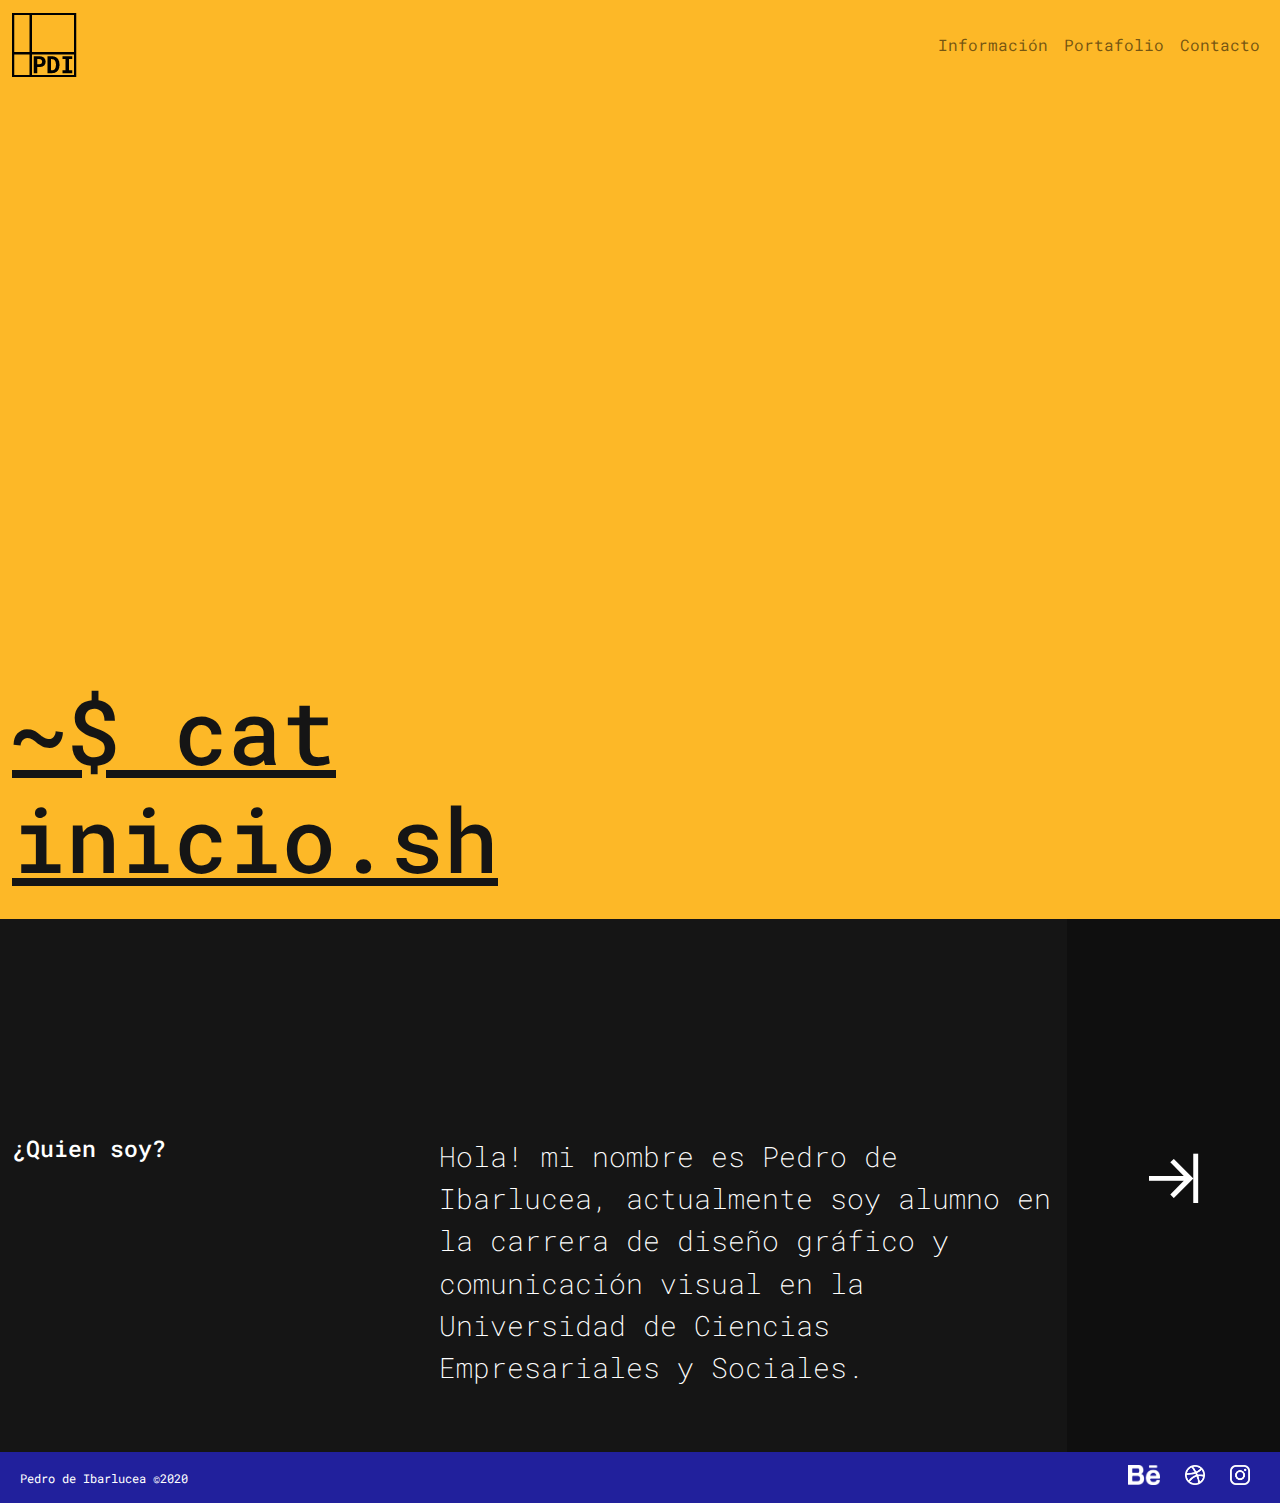
<file: index.html>
<!DOCTYPE html>

<head>
  <meta charset="UTF-8">
  <title>Pedro de Ibarlucea</title>
  <meta name="viewport" content="width=device-width, initial-scale=1.0">
  <link rel="stylesheet" href="css/bootstrap.css">
  <link rel="stylesheet" href="css/style.css">
  <script src="js/bootstrap.js"></script>
  <link rel="preconnect" href="https://fonts.gstatic.com">
  <link
    href="https://fonts.googleapis.com/css2?family=Roboto+Mono:ital,wght@0,100;0,200;0,300;0,400;0,500;0,600;0,700;1,100;1,200;1,300;1,400;1,500;1,600;1,700&display=swap"
    rel="stylesheet">
</head>

<body>

  <header>
    <nav class="navbar navbar-expand-md navbar-light fixed-top" style="background-color: #fdb827;">
      <div class="container-fluid">
        <a class="navbar-brand" href="index.html"><img src="img/lg-dk.png"></a>
        <button class="navbar-toggler" type="button" data-bs-toggle="collapse" data-bs-target="#navbarNav"
          aria-controls="navbarNav" aria-expanded="false" aria-label="Toggle navigation">
          <span class="navbar-toggler-icon"></span>
        </button>
        <div class="collapse navbar-collapse justify-content-end" id="navbarNav">
          <ul class="navbar-nav">
            <li class="nav-item">
              <a class="nav-link" href="informacion.html">Información</a>
            </li>
            <li class="nav-item">
              <a class="nav-link" href="portafolio.html">Portafolio</a>
            </li>
            <li class="nav-item">
              <a class="nav-link" href="contacto.html">Contacto</a>
            </li>
          </ul>
        </div>
      </div>
    </nav>
  </header>

  <section>
    <div class="container-fluid">
      <div class="row align-items-center justify-content-center">
        <div class="col col-lt col-fullscreen">
          <br> <br> <br> <br> <br>
          <h1 id="wrap" class="position-absolute bottom-0">~$ cat <br>inicio.sh</h1><br><br>
        </div>
      </div>
  </section>

  <section>
    <div class="container-fluid">
      <div class="row">
        <div class="col-md-10 sep col-dk"></div>
        <div class="col-md-2 sep col-dk d-none d-md-block" style="background-color: #0F0F0F;"></div>
      </div>
    </div>
  </section>

  <section>
    <div class="container-fluid col-dk">
      <div class="row">
        <div class="col-md-3">
          <br>
          <h5>¿Quien soy?</h5>
        </div>
        <div class="col-md-1"></div>
        <div class="col-md-6 mb-5">
          <br>
          <p>
            Hola! mi nombre es Pedro de Ibarlucea, actualmente soy alumno en la
            carrera de diseño gráfico y comunicación visual en la Universidad de Ciencias
            Empresariales y Sociales.<br>
          </p>
        </div>
        <div class="col-md-2 col-dk" style="background-color: #0F0F0F;"><a class="foo-link" href="informacion.html"><p class="nerd text-center">ﲒ</p></a></div>
      </div>
    </div>
  </section>

  <footer>
    <div class="container-fluid">
      <div class="row align-items-center justify-content-center p-2">
        <div class="col">
          <a href="micrositio/index.html" class="foo-link">Pedro de Ibarlucea ©2020</a>
        </div>
        <div class="col">
          <a href="https://www.instagram.com/pdi.ds" class="foo-link"><img src="img/lg-ig.png" class="foo-img"></a>
          <a href="https://dribbble.com/pdi-ds" class="foo-link"><img src="img/lg-dbr.png" class="foo-img"></a>
          <a href="https://www.behance.net/pedrodeibarlucea" class="foo-link"><img src="img/lg-bh.png"
              class="foo-img"></a>
        </div>
      </div>
    </div>
  </footer>
</body>

</html>
</file>
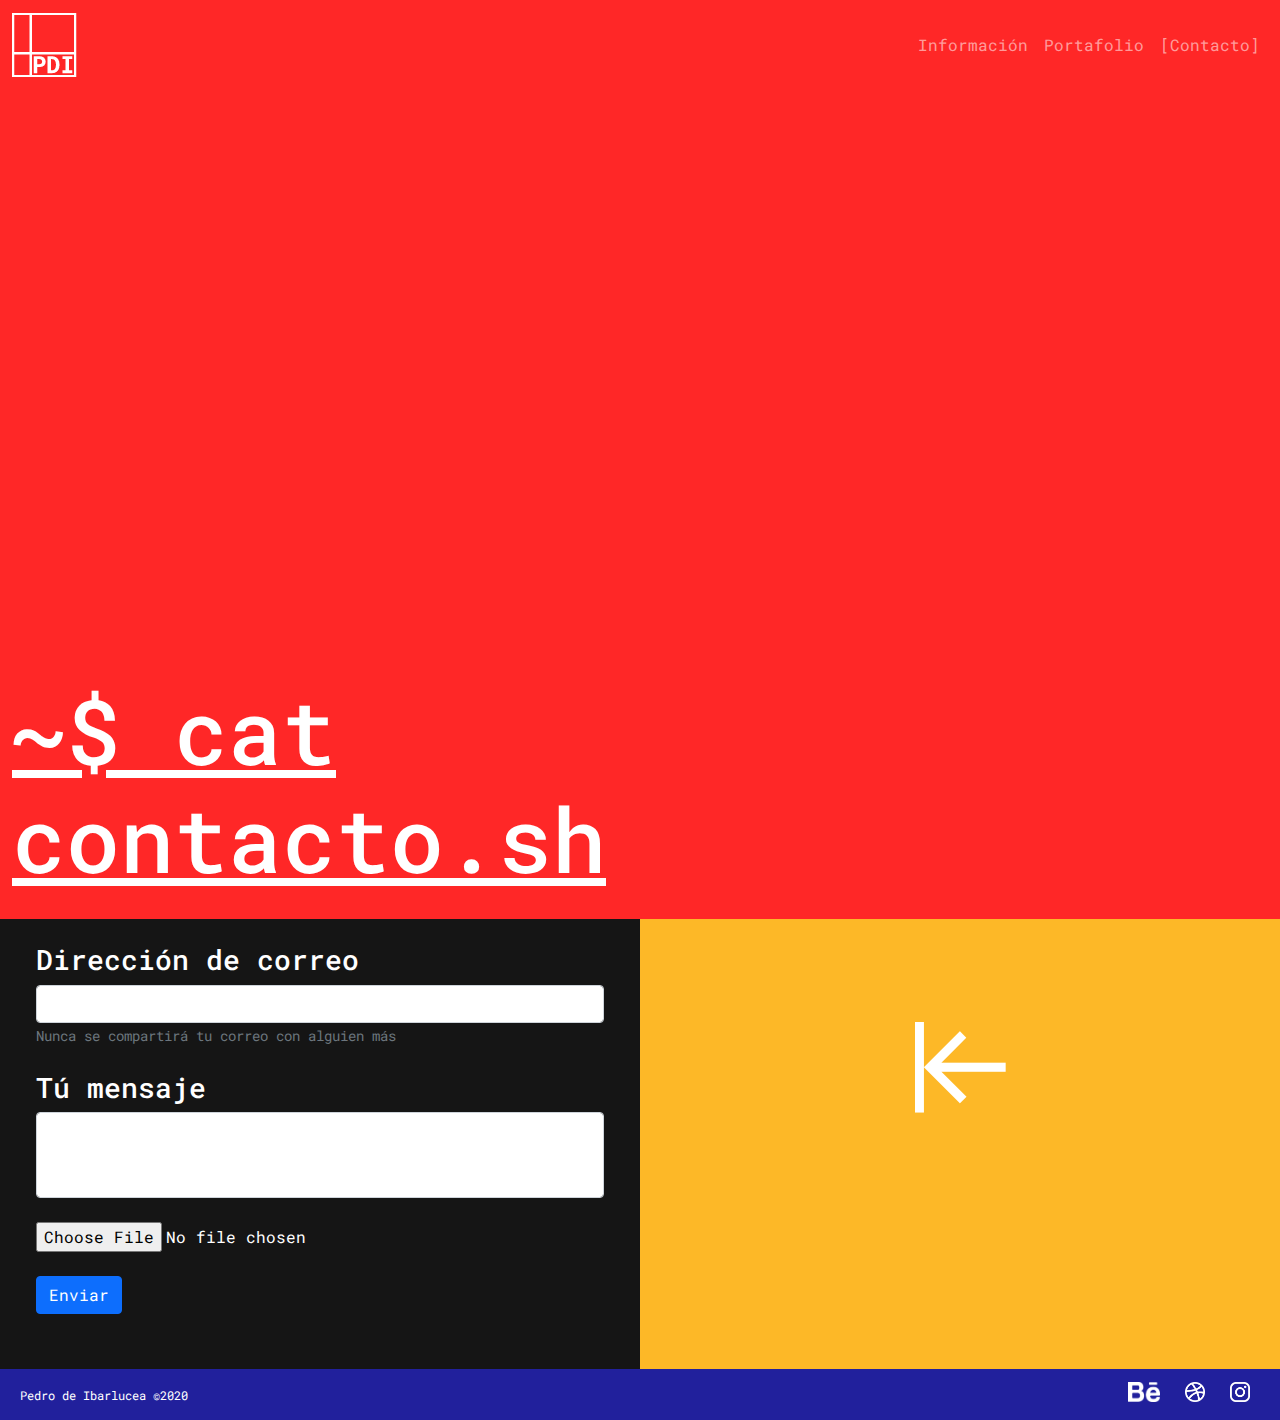
<file: contacto.html>
<!DOCTYPE html>

<head>
  <meta charset="UTF-8">
  <title>Pedro de Ibarlucea</title>
  <meta name="viewport" content="width=device-width, initial-scale=1.0">
  <link rel="stylesheet" href="css/bootstrap.css">
  <link rel="stylesheet" href="css/style.css">
  <script src="js/bootstrap.js"></script>
  <link rel="preconnect" href="https://fonts.gstatic.com">
  <link
    href="https://fonts.googleapis.com/css2?family=Roboto+Mono:ital,wght@0,100;0,200;0,300;0,400;0,500;0,600;0,700;1,100;1,200;1,300;1,400;1,500;1,600;1,700&display=swap"
    rel="stylesheet">
</head>

<body>

  <header>
    <nav class="navbar navbar-expand-md navbar-dark fixed-top" style="background-color: #FF2727">
      <div class="container-fluid">
        <a class="navbar-brand" href="index.html"><img src="img/lg-lt.png"></a>
        <button class="navbar-toggler" type="button" data-bs-toggle="collapse" data-bs-target="#navbarNav"
          aria-controls="navbarNav" aria-expanded="false" aria-label="Toggle navigation">
          <span class="navbar-toggler-icon"></span>
        </button>
        <div class="collapse navbar-collapse justify-content-end" id="navbarNav">
          <ul class="navbar-nav">
            <li class="nav-item">
              <a class="nav-link" href="informacion.html">Información</a>
            </li>
            <li class="nav-item">
              <a class="nav-link" href="portafolio.html">Portafolio</a>
            </li>
            <li class="nav-item">
              <a class="nav-link" href="contacto.html">[Contacto]</a>
            </li>
          </ul>
        </div>
      </div>
    </nav>
  </header>

  <section>
    <div class="container-fluid">
      <div class="row align-items-center justify-content-center">
        <div class="col col-rd col-fullscreen">
          <br> <br> <br> <br> <br>
          <h1 id="wrap" class="position-absolute bottom-0">~$ cat <br>contacto.sh</h1><br><br>
        </div>
      </div>
  </section>

  <section>
    <div class="container-fluid">
      <div class="row">
        <div class="col-md-6 col-dk" style="height: 50vh;">
          <form class="p-4">
            <div class="form-group">
              <label for="exampleInputEmail1"><h3>Dirección de correo</h3></label>
              <input type="email" class="form-control" id="exampleInputEmail1" aria-describedby="emailHelp">
              <small id="emailHelp" class="form-text text-muted">Nunca se compartirá tu correo con alguien más</small>
            </div>
            <div class="form-group pt-4">
              <label for="exampleFormControlTextarea1"><h3>Tú mensaje</h3></label>
              <textarea class="form-control" id="exampleFormControlTextarea1" rows="3"></textarea>
            </div>
            <div class="form-group pt-4">
              <input type="file" class="form-control-file" id="exampleFormControlFile1">
            </div>
            <button type="submit" class="btn btn-primary mt-4">Enviar</button>
          </form>
        </div>
        <div class="col-md-6 col-lt">
          <br>
          <a class="foo-link" href="portafolio.html"><p class="nerd text-center" style="font-size: 13vw;">ﲑ</p></a>
        </div>
      </div>
    </div>
  </section>

  <footer>
    <div class="container-fluid">
      <div class="row align-items-center justify-content-center p-2">
        <div class="col">
          <a href="micrositio/index.html" class="foo-link">Pedro de Ibarlucea ©2020</a>
        </div>
        <div class="col">
          <a href="https://www.instagram.com/pdi.ds" class="foo-link"><img src="img/lg-ig.png" class="foo-img"></a>
          <a href="https://dribbble.com/pdi-ds" class="foo-link"><img src="img/lg-dbr.png" class="foo-img"></a>
          <a href="https://www.behance.net/pedrodeibarlucea" class="foo-link"><img src="img/lg-bh.png"
              class="foo-img"></a>
        </div>
      </div>
    </div>
  </footer>
</body>

</html>
</file>
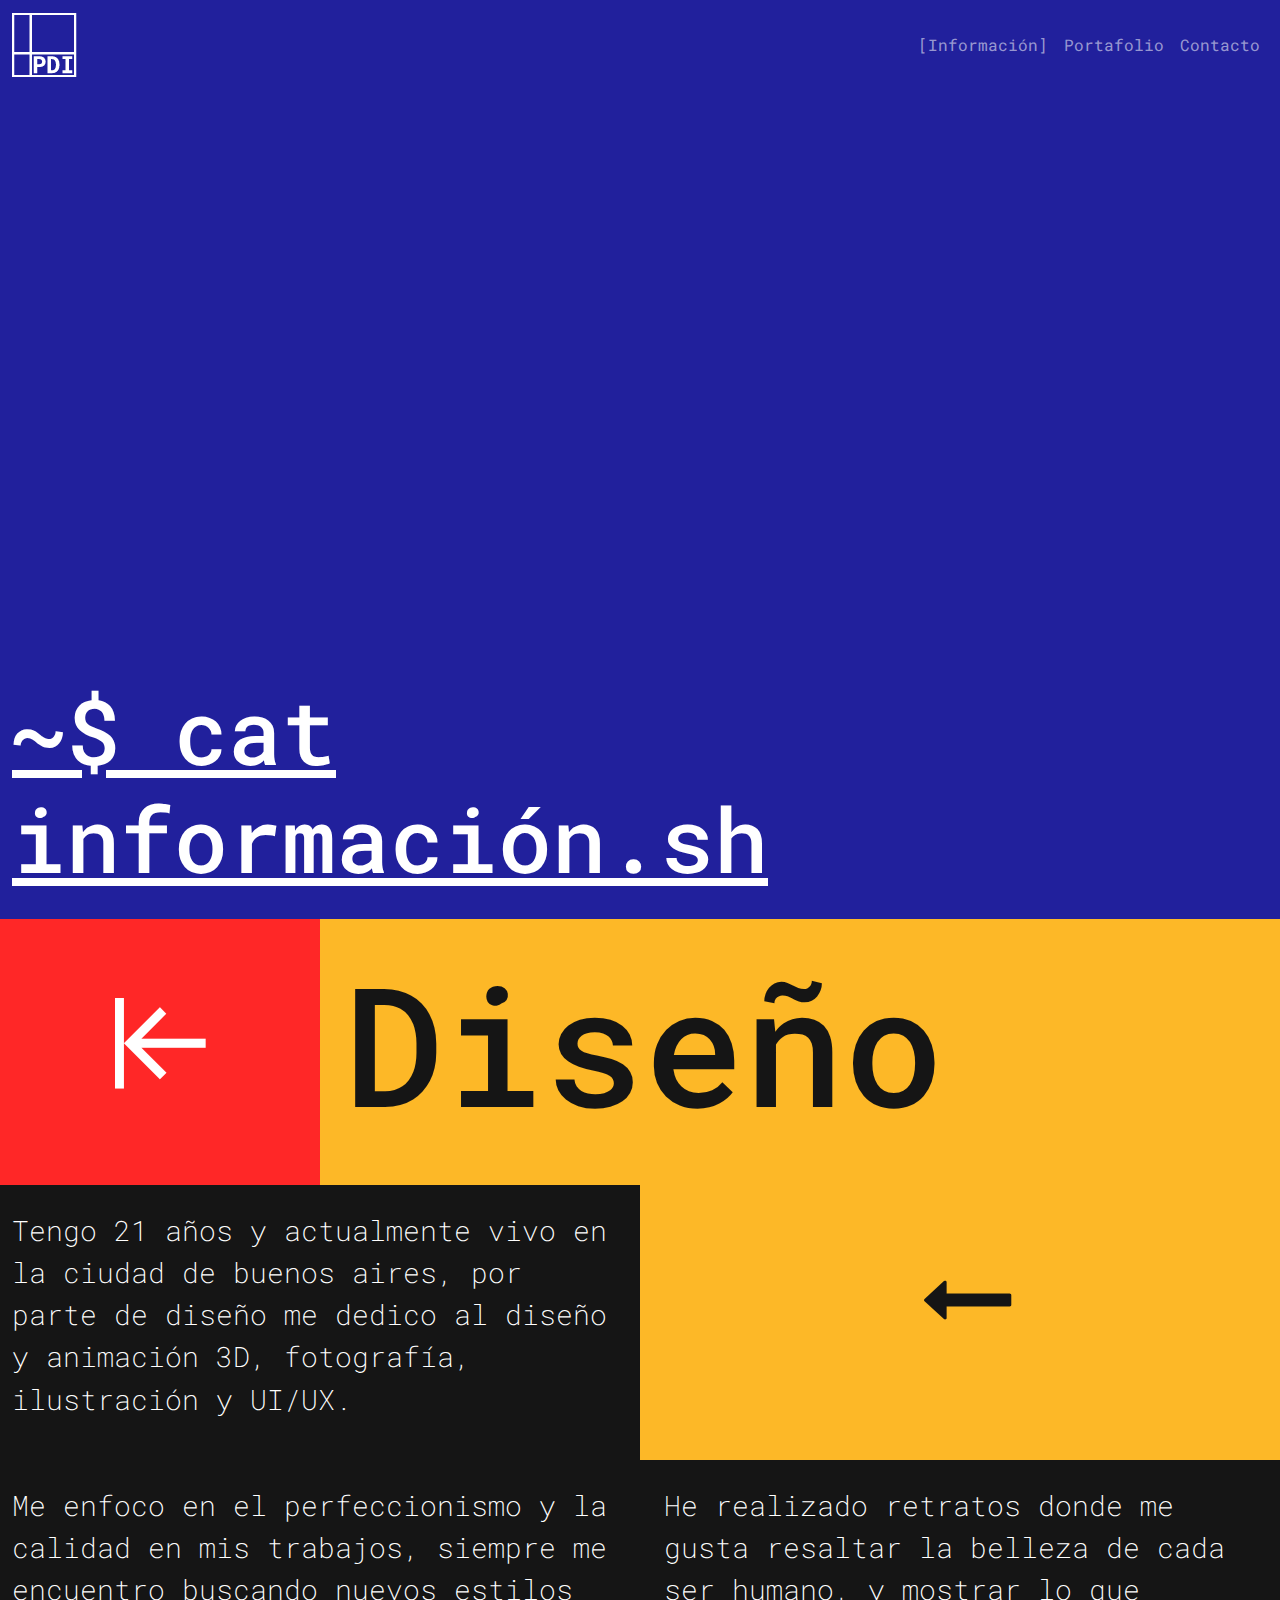
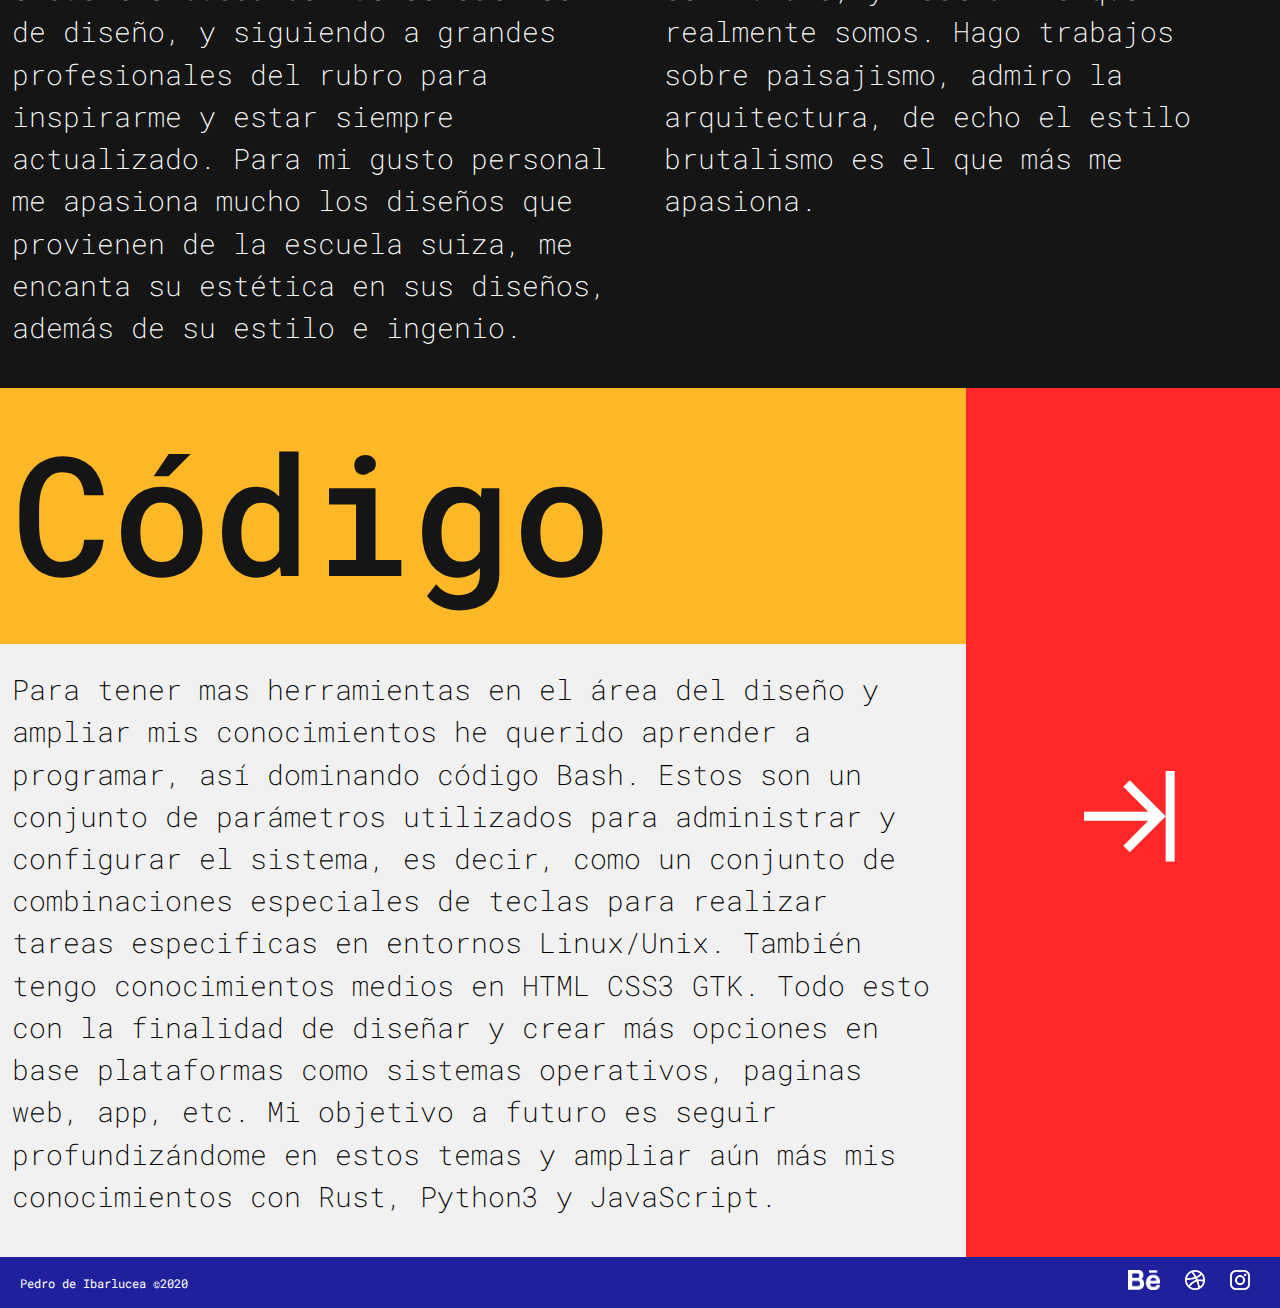
<file: informacion.html>
<!DOCTYPE html>

<head>
  <meta charset="UTF-8">
  <title>Información</title>
  <meta name="viewport" content="width=device-width, initial-scale=1.0">
  <link rel="stylesheet" href="css/bootstrap.css">
  <link rel="stylesheet" href="css/style.css">
  <script src="js/bootstrap.js"></script>
  <link rel="preconnect" href="https://fonts.gstatic.com">
  <link
    href="https://fonts.googleapis.com/css2?family=Roboto+Mono:ital,wght@0,100;0,200;0,300;0,400;0,500;0,600;0,700;1,100;1,200;1,300;1,400;1,500;1,600;1,700&display=swap"
    rel="stylesheet">
</head>

<body>

  <header>
    <nav class="navbar navbar-expand-md navbar-dark fixed-top" style="background-color: #21209c;">
      <div class="container-fluid">
        <a class="navbar-brand" href="index.html"><img src="img/lg-lt.png"></a>
        <button class="navbar-toggler" type="button" data-bs-toggle="collapse" data-bs-target="#navbarNav"
          aria-controls="navbarNav" aria-expanded="false" aria-label="Toggle navigation">
          <span class="navbar-toggler-icon"></span>
        </button>
        <div class="collapse navbar-collapse justify-content-end" id="navbarNav">
          <ul class="navbar-nav">
            <li class="nav-item">
              <a class="nav-link" href="informacion.html">[Información]</a>
            </li>
            <li class="nav-item">
              <a class="nav-link" href="portafolio.html">Portafolio</a>
            </li>
            <li class="nav-item">
              <a class="nav-link" href="contacto.html">Contacto</a>
            </li>
          </ul>
        </div>
      </div>
    </nav>
  </header>

  <section>
    <div class="container-fluid">
      <div class="row align-items-center justify-content-center">
        <div class="col col-bl col-fullscreen">
          <br> <br> <br> <br> <br>
          <h1 id="wrap" class="position-absolute bottom-0">~$ cat <br>información.sh</h1><br><br>
        </div>
      </div>
  </section>

  <section>
    <div class="container-fluid">
      <div class="row">
        <div class="col-md-3 col-rd">
          <a class="foo-link" href="index.html"><p class="nerd text-center" style="font-size: 13vw;">ﲑ</p></a>
        </div>
        <div class="col-md-9 col-lt p-4">
            <h2>Diseño</h2>
          </div>
        </div>
      </div>
      <div class="row">
        <div class="col-md-6 col-dk p-4">
          <p>
            Tengo 21 años y actualmente vivo en la ciudad de buenos aires, por parte de diseño me dedico al diseño y animación 3D, fotografía, ilustración y UI/UX.
          </p>
        </div>
        <div class="col-md-6 col-lt d-none d-md-block">
          <p class="nerd text-center" style="font-size: 12vw;"></p>
        </div>
      </div>
      <div class="row">
        <div class="col-md-6 col-dk p-4">
          <p>Me enfoco en el perfeccionismo y la calidad en mis trabajos, siempre me encuentro buscando nuevos estilos de diseño, y
            siguiendo a grandes profesionales del rubro para inspirarme y estar siempre actualizado. Para mi gusto personal me apasiona mucho los diseños que provienen de la escuela
            suiza, me encanta su estética en sus diseños, además de su estilo e ingenio.</p>
        </div>
        <div class="col-md-6 col-dk p-4">
          <p>He realizado retratos donde me gusta resaltar la belleza de
            cada ser humano, y mostrar lo que realmente somos. Hago trabajos sobre paisajismo, admiro la arquitectura, de echo el estilo brutalismo es el que más
            me apasiona.</p>
        </div>
      </div>
      <div class="row">
        <div class="col-md-9 col-lt p-4">
          <h2>Código</h2>
        </div>
        <div class="col-md-3 col-rd d-none d-md-block">
          </div>
        </div>
        <div class="row">
          <div class="col-md-9 col-wt p-4">
            <p>Para tener mas herramientas en el área del diseño y ampliar mis conocimientos he querido
              aprender a programar, así dominando código Bash. Estos son un conjunto de parámetros
              utilizados para administrar y configurar el sistema, es decir, como un conjunto de combinaciones
              especiales de teclas para realizar tareas especificas en entornos Linux/Unix. 
              También tengo conocimientos medios en HTML CSS3 GTK. 
              Todo esto con la finalidad de diseñar y crear más opciones en base
              plataformas como sistemas operativos, paginas web, app, etc. Mi objetivo a futuro es seguir
              profundizándome en estos temas y ampliar aún más mis conocimientos con Rust, Python3 y
              JavaScript.</p>
          </div>
          <div class="col-md-3 col-rd">
            <br><br>
          <a class="foo-link" href="portafolio.html"><p class="nerd text-center" style="font-size: 13vw;">ﲒ</p></a>
            </div>
          </div>
        </div>
  </section>

  <footer>
    <div class="container-fluid">
      <div class="row align-items-center justify-content-center p-2">
        <div class="col">
          <a href="micrositio/index.html" class="foo-link">Pedro de Ibarlucea ©2020</a>
        </div>
        <div class="col">
          <a href="https://www.instagram.com/pdi.ds" class="foo-link"><img src="img/lg-ig.png" class="foo-img"></a>
          <a href="https://dribbble.com/pdi-ds" class="foo-link"><img src="img/lg-dbr.png" class="foo-img"></a>
          <a href="https://www.behance.net/pedrodeibarlucea" class="foo-link"><img src="img/lg-bh.png"
              class="foo-img"></a>
        </div>
      </div>
    </div>
  </footer>
</body>

</html>
</file>
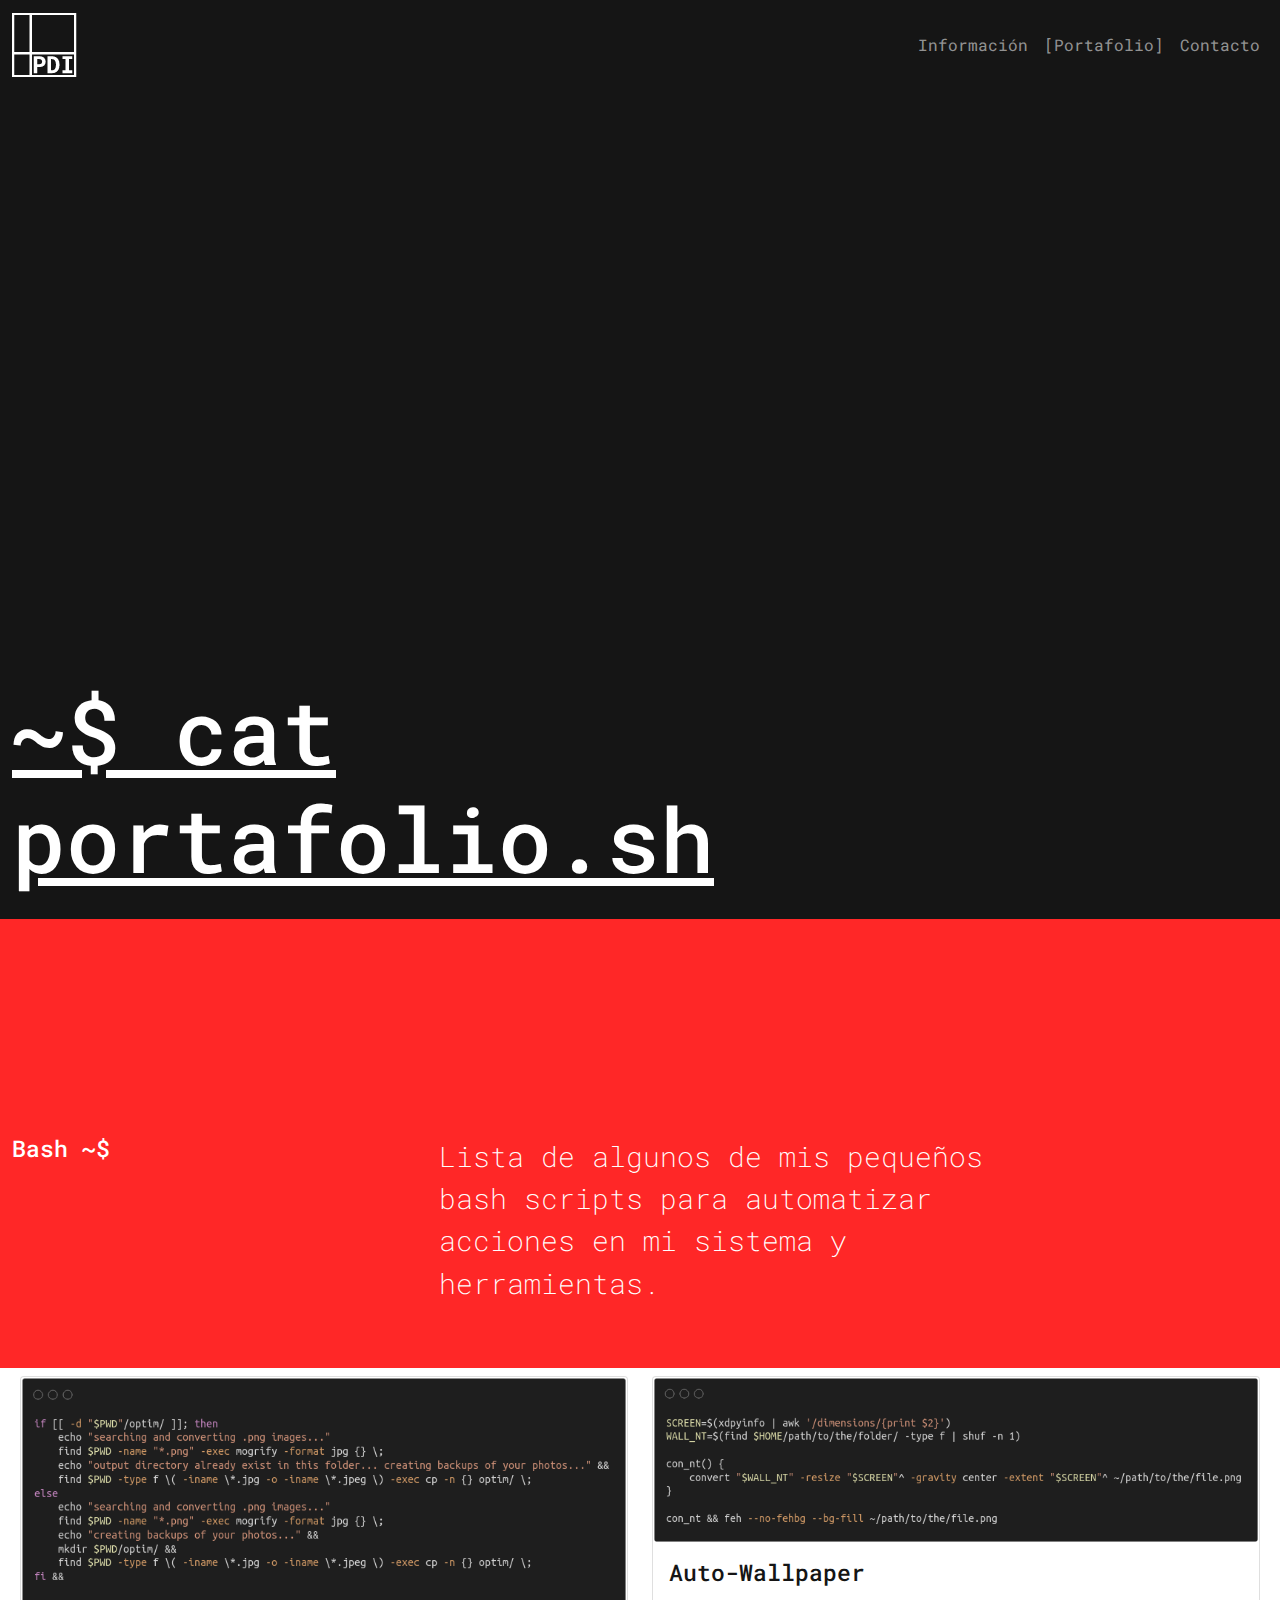
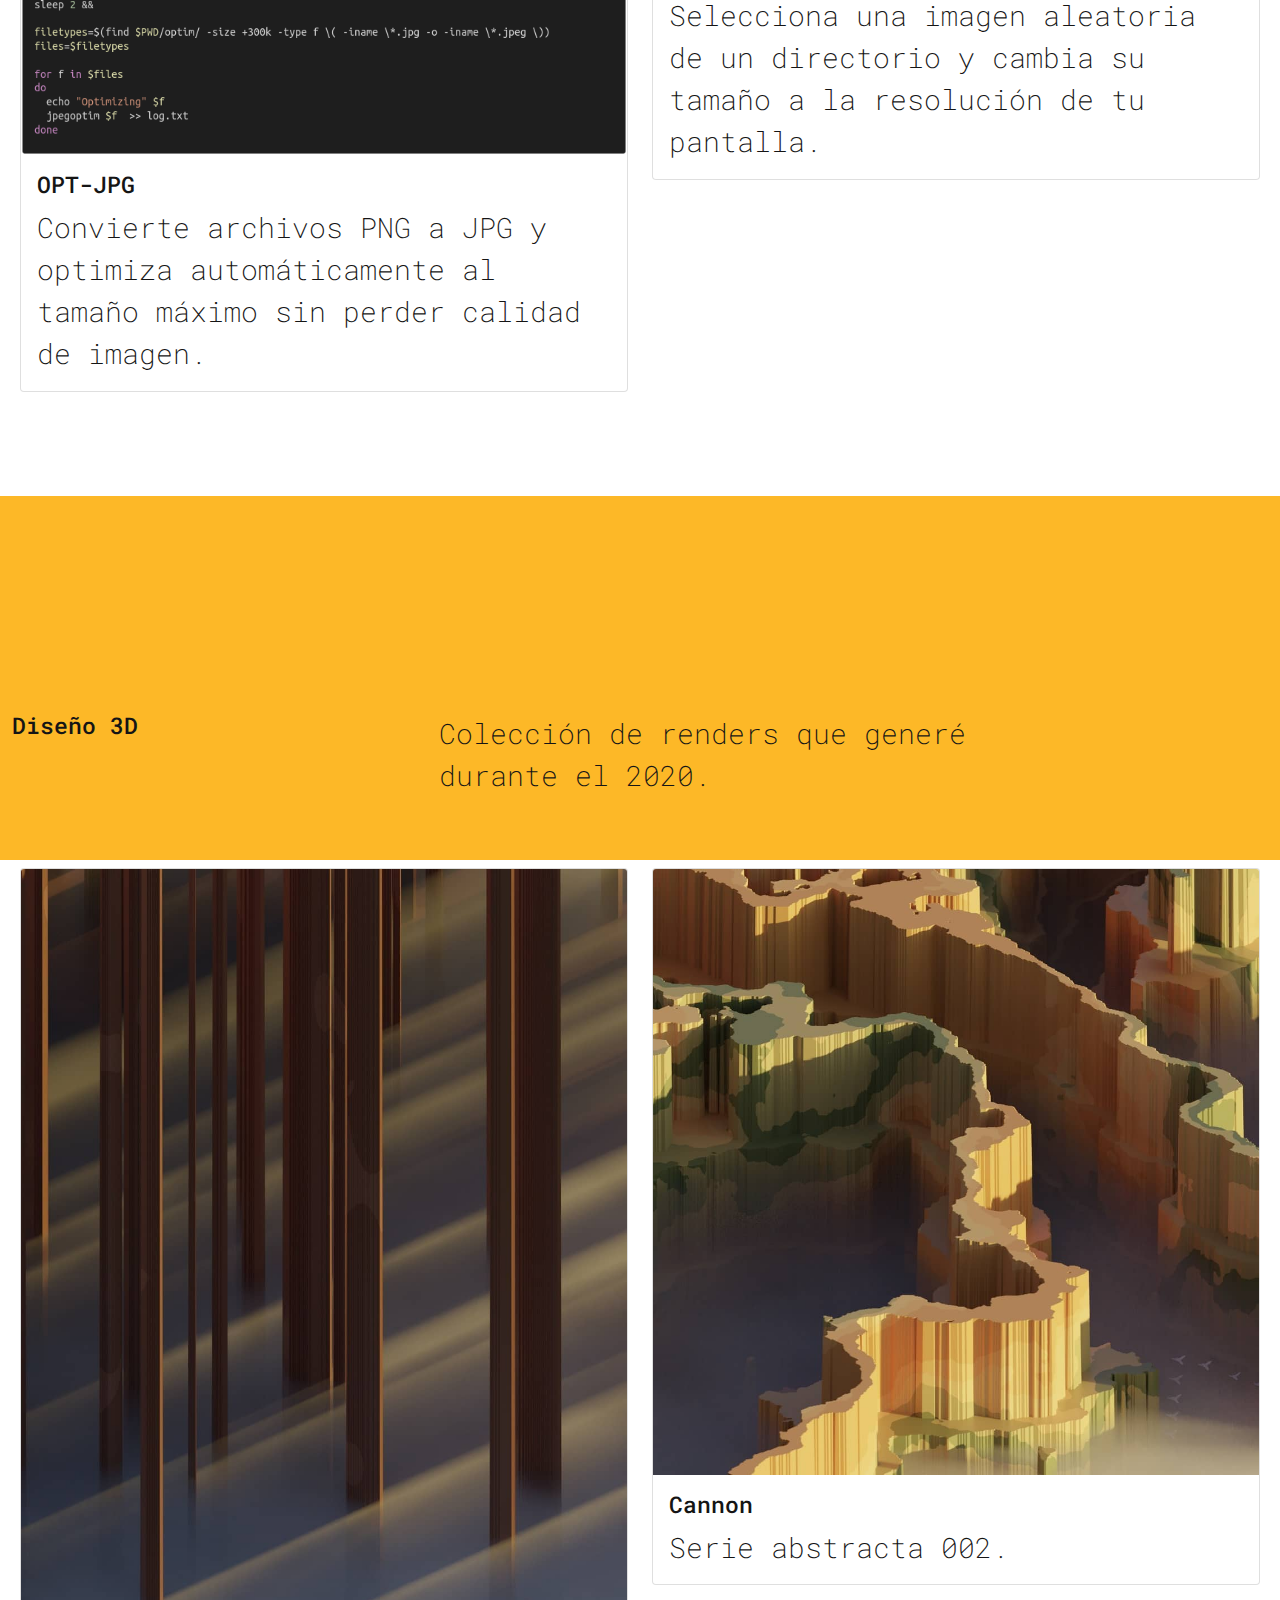
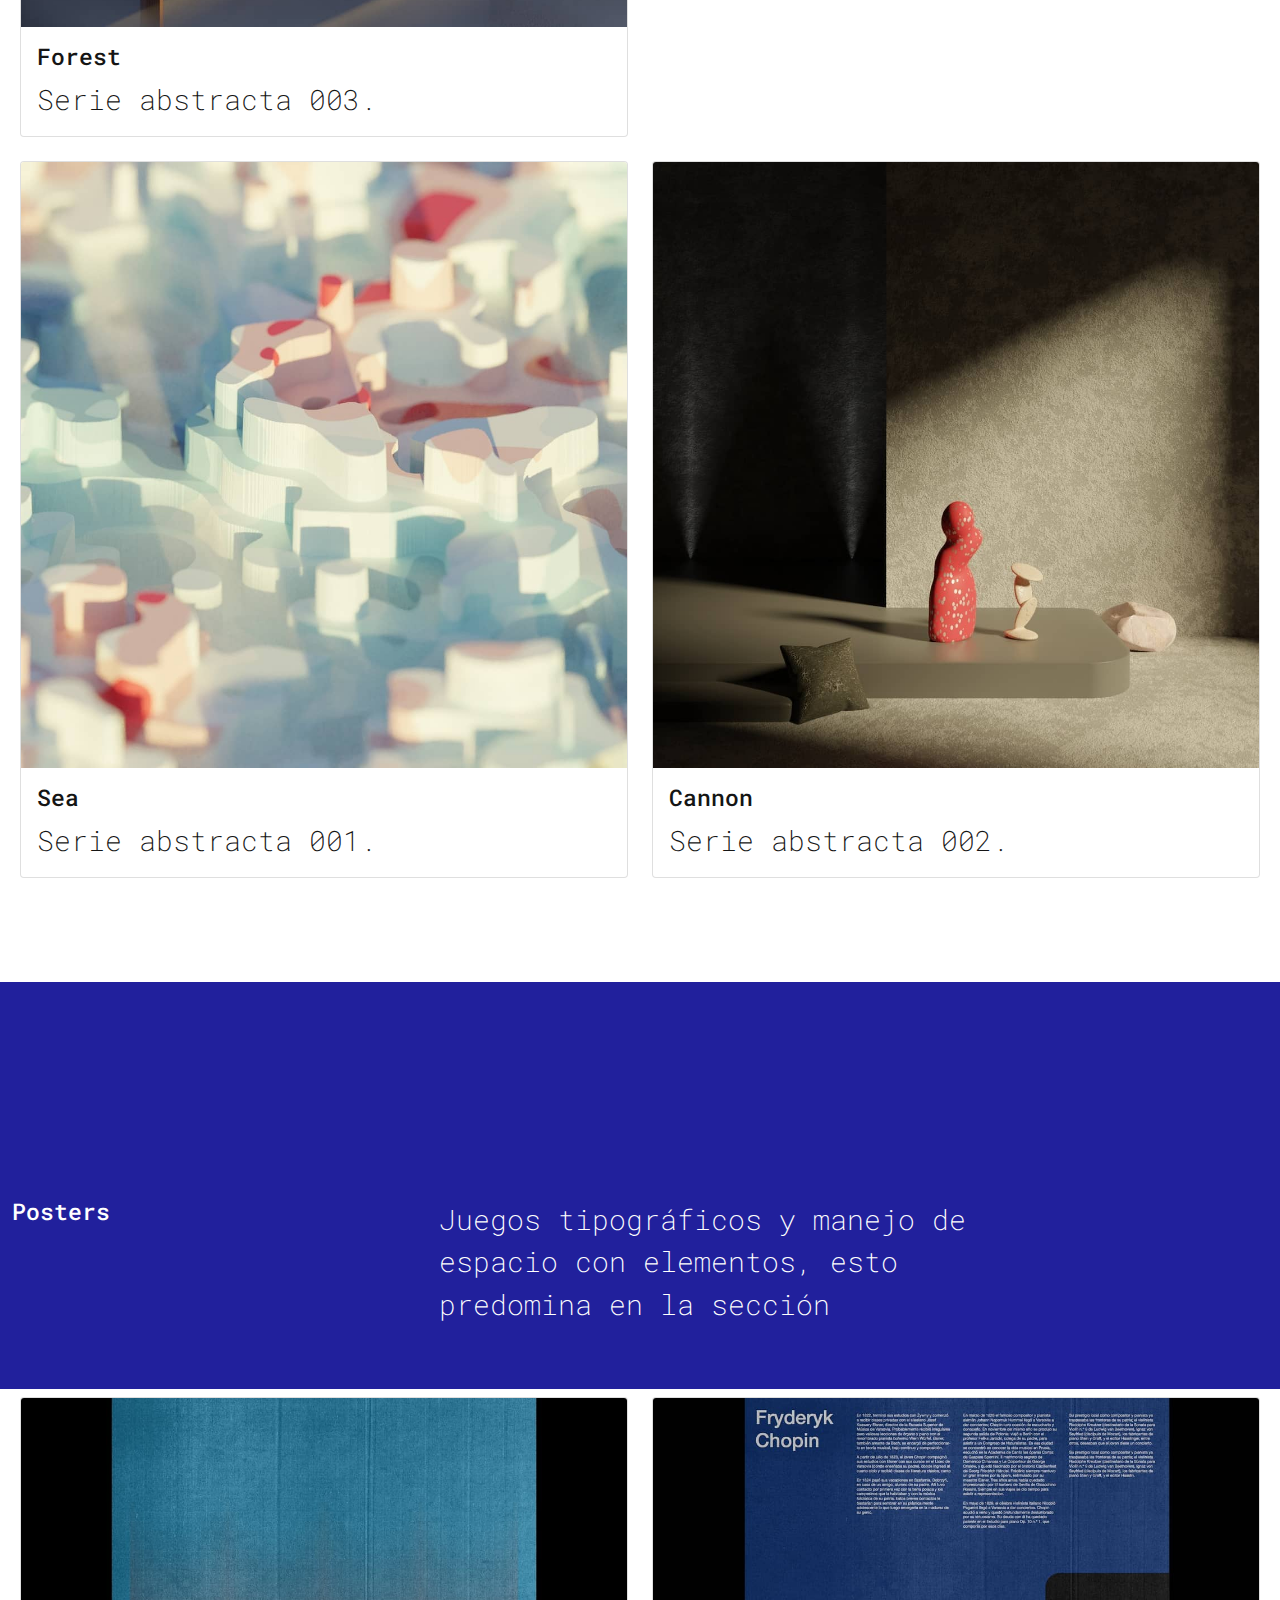
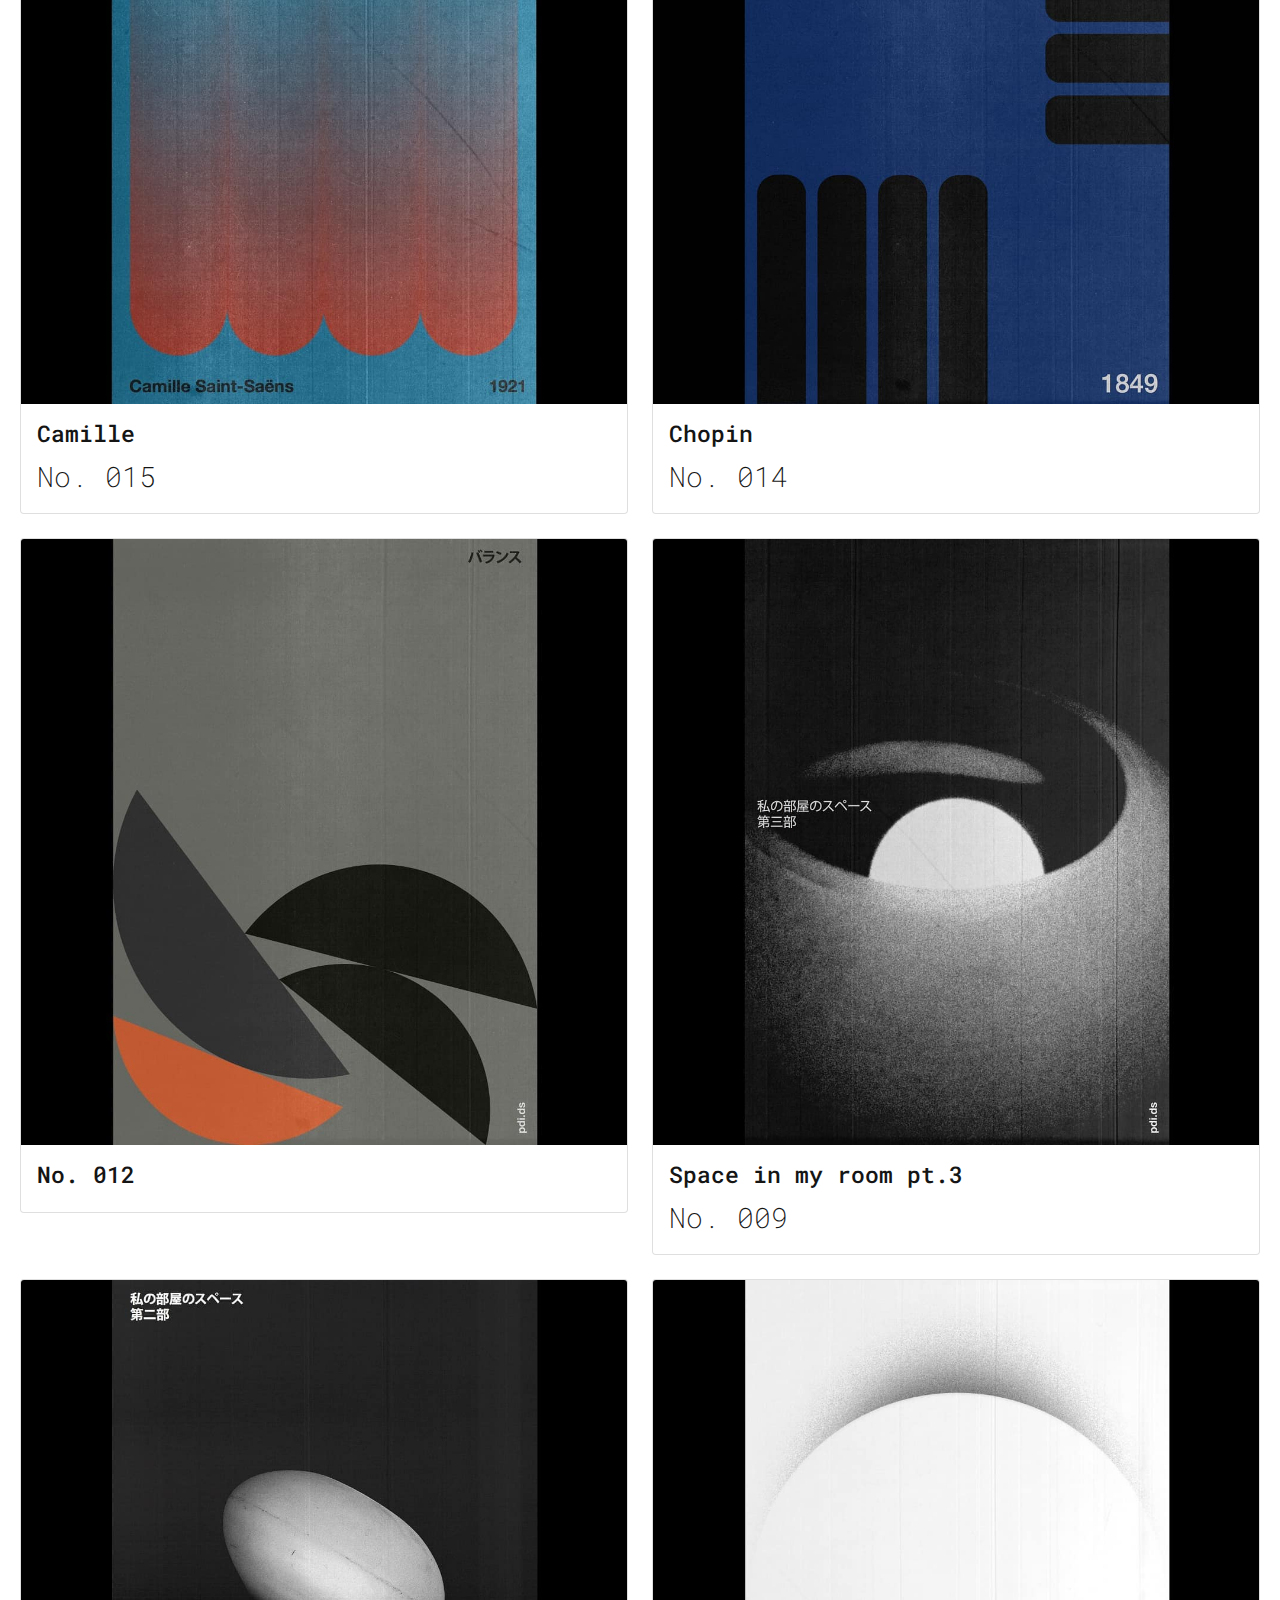
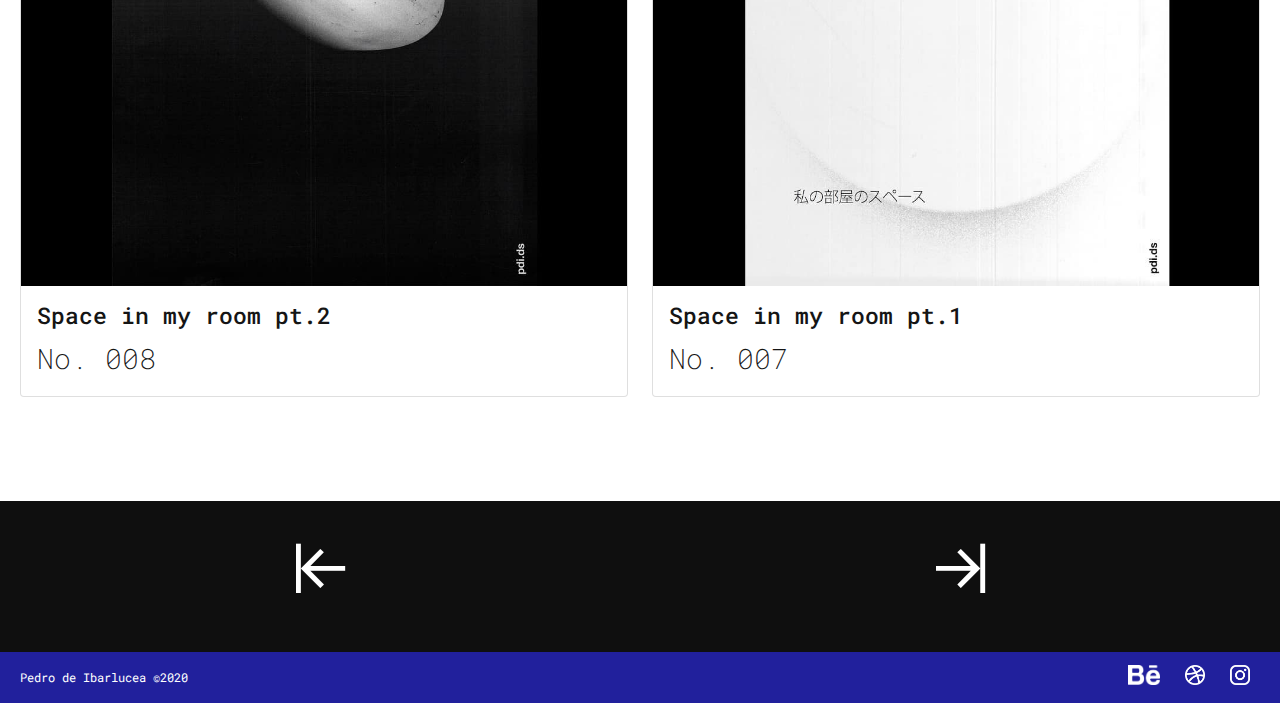
<file: portafolio.html>
<!DOCTYPE html>

<head>
  <meta charset="UTF-8">
  <title>Pedro de Ibarlucea</title>
  <meta name="viewport" content="width=device-width, initial-scale=1.0">
  <link rel="stylesheet" href="css/bootstrap.css">
  <link rel="stylesheet" href="css/style.css">
  <script src="js/bootstrap.js"></script>
  <link rel="preconnect" href="https://fonts.gstatic.com">
  <link
    href="https://fonts.googleapis.com/css2?family=Roboto+Mono:ital,wght@0,100;0,200;0,300;0,400;0,500;0,600;0,700;1,100;1,200;1,300;1,400;1,500;1,600;1,700&display=swap"
    rel="stylesheet">
</head>

<body>

  <header>
    <nav class="navbar navbar-expand-md navbar-dark fixed-top" style="background-color: #151515;">
      <div class="container-fluid">
        <a class="navbar-brand" href="index.html"><img src="img/lg-lt.png"></a>
        <button class="navbar-toggler" type="button" data-bs-toggle="collapse" data-bs-target="#navbarNav"
          aria-controls="navbarNav" aria-expanded="false" aria-label="Toggle navigation">
          <span class="navbar-toggler-icon"></span>
        </button>
        <div class="collapse navbar-collapse justify-content-end" id="navbarNav">
          <ul class="navbar-nav">
            <li class="nav-item">
              <a class="nav-link" href="informacion.html">Información</a>
            </li>
            <li class="nav-item">
              <a class="nav-link" href="portafolio.html">[Portafolio]</a>
            </li>
            <li class="nav-item">
              <a class="nav-link" href="contacto.html">Contacto</a>
            </li>
          </ul>
        </div>
      </div>
    </nav>
  </header>

  <section>
    <div class="container-fluid">
      <div class="row align-items-center justify-content-center">
        <div class="col col-dk col-fullscreen">
          <br> <br> <br> <br> <br>
          <h1 id="wrap" class="position-absolute bottom-0">~$ cat <br>portafolio.sh</h1><br><br>
        </div>
      </div>
  </section>

  <section>
    <div class="container-fluid">
      <div class="row">
        <div class="col sep col-rd"></div>
      </div>
    </div>
  </section>

  <section>
    <div class="container-fluid col-rd">
      <div class="row">
        <div class="col-md-3">
          <br>
          <h5>Bash ~$</h5>
        </div>
        <div class="col-md-1"></div>
        <div class="col-md-6 mb-5">
          <br>
          <p>
            Lista de algunos de mis pequeños bash scripts para automatizar acciones en mi sistema y herramientas.<br>
          </p>
        </div>
        <div class="col-md-2 col-rd"></div>
      </div>
    </div>
  </section>

  <section>
    <div class="container-fluid">
      <div class="row p-2">
        <div class="col">
          <div class="row row-cols-1 row-cols-md-2 g-4">
            <div class="col">
              <div class="card">
                <img src="img/bh-1.png" class="card-img-top">
                <div class="card-body h-100">
                  <a class="foo-link" href="#" style="color: #151515;">
                    <h5 class="card-title">OPT-JPG</h5>
                    <p class="card-text">Convierte archivos PNG a JPG y optimiza automáticamente al tamaño máximo sin
                      perder calidad de imagen.</p>
                  </a>
                </div>
              </div>
            </div>
            <div class="col">
              <div class="card">
                <img src="img/bh-2.png" class="card-img-top">
                <div class="card-body h-100">
                  <a class="foo-link" href="#" style="color: #151515;">
                    <h5 class="card-title">Auto-Wallpaper</h5>
                    <p class="card-text">Selecciona una imagen aleatoria de un directorio y cambia su tamaño a la
                      resolución de tu pantalla.</p>
                  </a>
                </div>
              </div>
            </div>
          </div>
        </div>
      </div>
    </div>
    <br><br><br><br>
  </section>

  <section>
    <div class="container-fluid">
      <div class="row">
        <div class="col sep col-lt"></div>
      </div>
    </div>
  </section>

  <section>
    <div class="container-fluid col-lt">
      <div class="row">
        <div class="col-md-3">
          <br>
          <h5>Diseño 3D</h5>
        </div>
        <div class="col-md-1"></div>
        <div class="col-md-6 mb-5">
          <br>
          <p>
            Colección de renders que generé durante el 2020.<br>
          </p>
        </div>
        <div class="col-md-2 col-lt"></div>
      </div>
    </div>
  </section>

  <section>
    <div class="container-fluid">
      <div class="row p-2">
        <div class="col">
          <div class="row row-cols-1 row-cols-md-2 g-4">
            <div class="col">
              <div class="card">
                <a class="foo-link" href="https://www.instagram.com/p/CDHqK22hDaJ/" target="_blank"
                  style="color: #151515;">
                  <img src="img/d3-1.jpg" class="card-img-top">
                  <div class="card-body">
                    <h5 class="card-title">Forest</h5>
                    <p class="card-text">Serie abstracta 003.</p>
                </a>
              </div>
            </div>
          </div>
          <div class="col">
            <div class="card">
              <a class="foo-link" href="https://www.instagram.com/p/CDEtmuUhmW-/" target="_blank"
                style="color: #151515;">
                <img src="img/d3-2.jpg" class="card-img-top">
                <div class="card-body">
                  <h5 class="card-title">Cannon</h5>
                  <p class="card-text">Serie abstracta 002.</p>
              </a>
            </div>
          </div>
        </div>
        <div class="col">
          <div class="card">
            <a class="foo-link" href="https://www.instagram.com/p/CDB721ChxgE/" target="_blank" style="color: #151515;">
              <img src="img/d3-3.jpg" class="card-img-top">
              <div class="card-body">
                <h5 class="card-title">Sea</h5>
                <p class="card-text">Serie abstracta 001.</p>
            </a>
          </div>
        </div>
      </div>
      <div class="col">
        <div class="card">
          <a class="foo-link" href="https://www.instagram.com/p/CC9pLl7AqQ_/" target="_blank" style="color: #151515;">
            <img src="img/d3-4.jpg" class="card-img-top">
            <div class="card-body">
              <h5 class="card-title">Cannon</h5>
              <p class="card-text">Serie abstracta 002.</p>
          </a>
        </div>
      </div>
    </div>
    </div>
    </div>
    </div>
	</div>
    <br><br><br><br>
  </section>

  <section>
    <div class="container-fluid">
      <div class="row">
        <div class="col sep col-bl"></div>
      </div>
    </div>
  </section>

  <section>
    <div class="container-fluid col-bl">
      <div class="row">
        <div class="col-md-3">
          <br>
          <h5>Posters</h5>
        </div>
        <div class="col-md-1"></div>
        <div class="col-md-6 mb-5">
          <br>
          <p>
            Juegos tipográficos y manejo de espacio con elementos, esto predomina en la sección<br>
          </p>
        </div>
        <div class="col-md-2 col-bl"></div>
      </div>
    </div>
  </section>

  <section>
    <div class="container-fluid">
      <div class="row p-2">
        <div class="col">
          <div class="row row-cols-1 row-cols-md-2 g-4">
            <div class="col">
              <div class="card">
                <a class="foo-link" href="https://www.instagram.com/p/Br-zgm2Bbzo/" target="_blank"
                  style="color: #151515;">
                  <img src="img/ps-1.jpg" class="card-img-top">
                  <div class="card-body">
                    <h5 class="card-title">Camille</h5>
                    <p class="card-text">No. 015</p>
                </a>
              </div>
            </div>
          </div>
          <div class="col">
            <div class="card">
              <a class="foo-link" href="https://www.instagram.com/p/Br-dhXKBAK8/" target="_blank"
                style="color: #151515;">
                <img src="img/ps-2.jpg" class="card-img-top">
                <div class="card-body">
                  <h5 class="card-title">Chopin</h5>
                  <p class="card-text">No. 014</p>
              </a>
            </div>
          </div>
        </div>
        <div class="col">
          <div class="card">
            <a class="foo-link" href="https://www.instagram.com/p/Br6lPEQh4d-/" target="_blank" style="color: #151515;">
              <img src="img/ps-3.jpg" class="card-img-top">
              <div class="card-body">
                <h5 class="card-title">No. 012</h5>
            </a>
          </div>
        </div>
      </div>
      <div class="col">
        <div class="card">
          <a class="foo-link" href="https://www.instagram.com/p/Br3Ta2Kh-Xy/" target="_blank" style="color: #151515;">
            <img src="img/ps-4.jpg" class="card-img-top">
            <div class="card-body">
              <h5 class="card-title">Space in my room pt.3</h5>
              <p class="card-text">No. 009</p>
          </a>
        </div>
      </div>
    </div>
    <div class="col">
      <div class="card">
        <a class="foo-link" href="https://www.instagram.com/p/Br3Nr_ohFdH/" target="_blank" style="color: #151515;">
          <img src="img/ps-5.jpg" class="card-img-top">
          <div class="card-body">
            <h5 class="card-title">Space in my room pt.2</h5>
            <p class="card-text">No. 008</p>
        </a>
      </div>
    </div>
    </div>
    <div class="col">
      <div class="card">
        <a class="foo-link" href="https://www.instagram.com/p/Br3FhtJhFP8/" target="_blank" style="color: #151515;">
          <img src="img/ps-6.jpg" class="card-img-top">
          <div class="card-body">
            <h5 class="card-title">Space in my room pt.1</h5>
            <p class="card-text">No. 007</p>
        </a>
      </div>
    </div>
    </div>
    </div>
    </div>
    </div>
	</div>
    <br><br><br><br>
  </section>

  <section>
    <div class="container-fluid">
      <div class="row">
        <div class="col col-dk" style="background-color: #0F0F0F;"><a class="foo-link" href="informacion.html"><p class="nerd text-center">ﲑ</p></a></div>
        <div class="col col-dk" style="background-color: #0F0F0F;"><a class="foo-link" href="contacto.html"><p class="nerd text-center">ﲒ</p></a></div>
      </div>
    </div>
  </section>

  <footer>
    <div class="container-fluid">
      <div class="row align-items-center justify-content-center p-2">
        <div class="col">
          <a href="micrositio/index.html" class="foo-link">Pedro de Ibarlucea ©2020</a>
        </div>
        <div class="col">
          <a href="https://www.instagram.com/pdi.ds" class="foo-link"><img src="img/lg-ig.png" class="foo-img"></a>
          <a href="https://dribbble.com/pdi-ds" class="foo-link"><img src="img/lg-dbr.png" class="foo-img"></a>
          <a href="https://www.behance.net/pedrodeibarlucea" class="foo-link"><img src="img/lg-bh.png"
              class="foo-img"></a>
        </div>
      </div>
    </div>
  </footer>
</body>
</html>
</file>
<file: css/style.css>
@charset "utf-8";
@import url("https://fonts.googleapis.com/css2?family=Roboto+Mono:ital,wght@0,100;0,200;0,300;0,400;0,500;0,600;0,700;1,100;1,200;1,300;1,400;1,500;1,600;1,700&display=swap");
@font-face {
  font-family: "nerd";
  src: url(../font/anonymice_nerd_font_complete_mono_windows_compatible.ttf);
}
* {
  font-family: "Roboto Mono", monospace;
  text-decoration: none !important;
}

body {
  background-color: #FFFFFF;
  overflow-x: hidden;
}

header {
  margin-top: 4rem;
  font-size: 2vm;
}

footer {
  background-color: #21209c;
  font-size: 12px;
}

textarea {
  resize: none !important;
}

h1 {
  font-size: 7vw;
  text-decoration: underline !important;
  animation-name: fade-in-bottom;
  animation-duration: 0.5s;
}

h1:after {
  content:"┃";
	opacity: 0;
	animation: cursor 1s infinite;
}

h2 {
  font-size: 13vw;
}

h5 {
  font-size: 2.5vh;
}

p {
  font-size: 2.2vw;
  font-weight: 200;
}

.nerd {
  font-family: nerd;
  font-size: 10vh;
}



.foo-img{
  float: right;
  margin: 5px 10px 10px 15px;
  height: 20px;
}

.sep {
  height: 15vw;
}

.col-fullscreen {
  height: 95vh;
}

.col-wt {
  background-color: #f1f1f1;
  color: #000000;
}

.col-lt {
  background-color: #fdb827;
  color: #151515;
}

.col-dk {
  background-color: #151515;
  color: #FFFFFF;
}

.col-bl {
  background-color: #21209c;
  color: #FFFFFF;
}

.col-rd {
  background-color: #FF2727;
  color: #FFFFFF;
}

/* Links */
.foo-link {
  color: white;
}

.foo-link:hover {
  color: white;
  text-decoration: underline !important;
}

/* ID's */
#wrap {
	box-sizing: border-box;
	display: table-cell;
	vertical-align: middle;
}

/* animaciónes */

@keyframes cursor {
	0% {
		opacity: 0;
	}
	40% {
		opacity: 0;
	}
	50% {
		opacity: 1;
	}
	90% {
		opacity: 1;
	}
	100% {
		opacity: 0;
	}
}

 @-webkit-keyframes fade-in-bottom {
  0% {
            transform: translateY(50px);
    opacity: 0;
  }
  100% {
            transform: translateY(0);
    opacity: 1;
  }
}
@keyframes fade-in-bottom {
  0% {
            transform: translateY(50px);
    opacity: 0;
  }
  100% {
            transform: translateY(0);
    opacity: 1;
  }
}

.photo-gallery {
  color:#313437;
  background-color:#fff;
}

.photo-gallery p {
  color:#7d8285;
}

.photo-gallery h2 {
  font-weight:bold;
  margin-bottom:40px;
  padding-top:40px;
  color:inherit;
}

@media (max-width:767px) {
  .photo-gallery h2 {
    margin-bottom:25px;
    padding-top:25px;
    font-size:24px;
  }
}

.photo-gallery .photos {
  padding-bottom:20px;
}

.photo-gallery .item {
  padding-bottom:30px;
}
</file>
